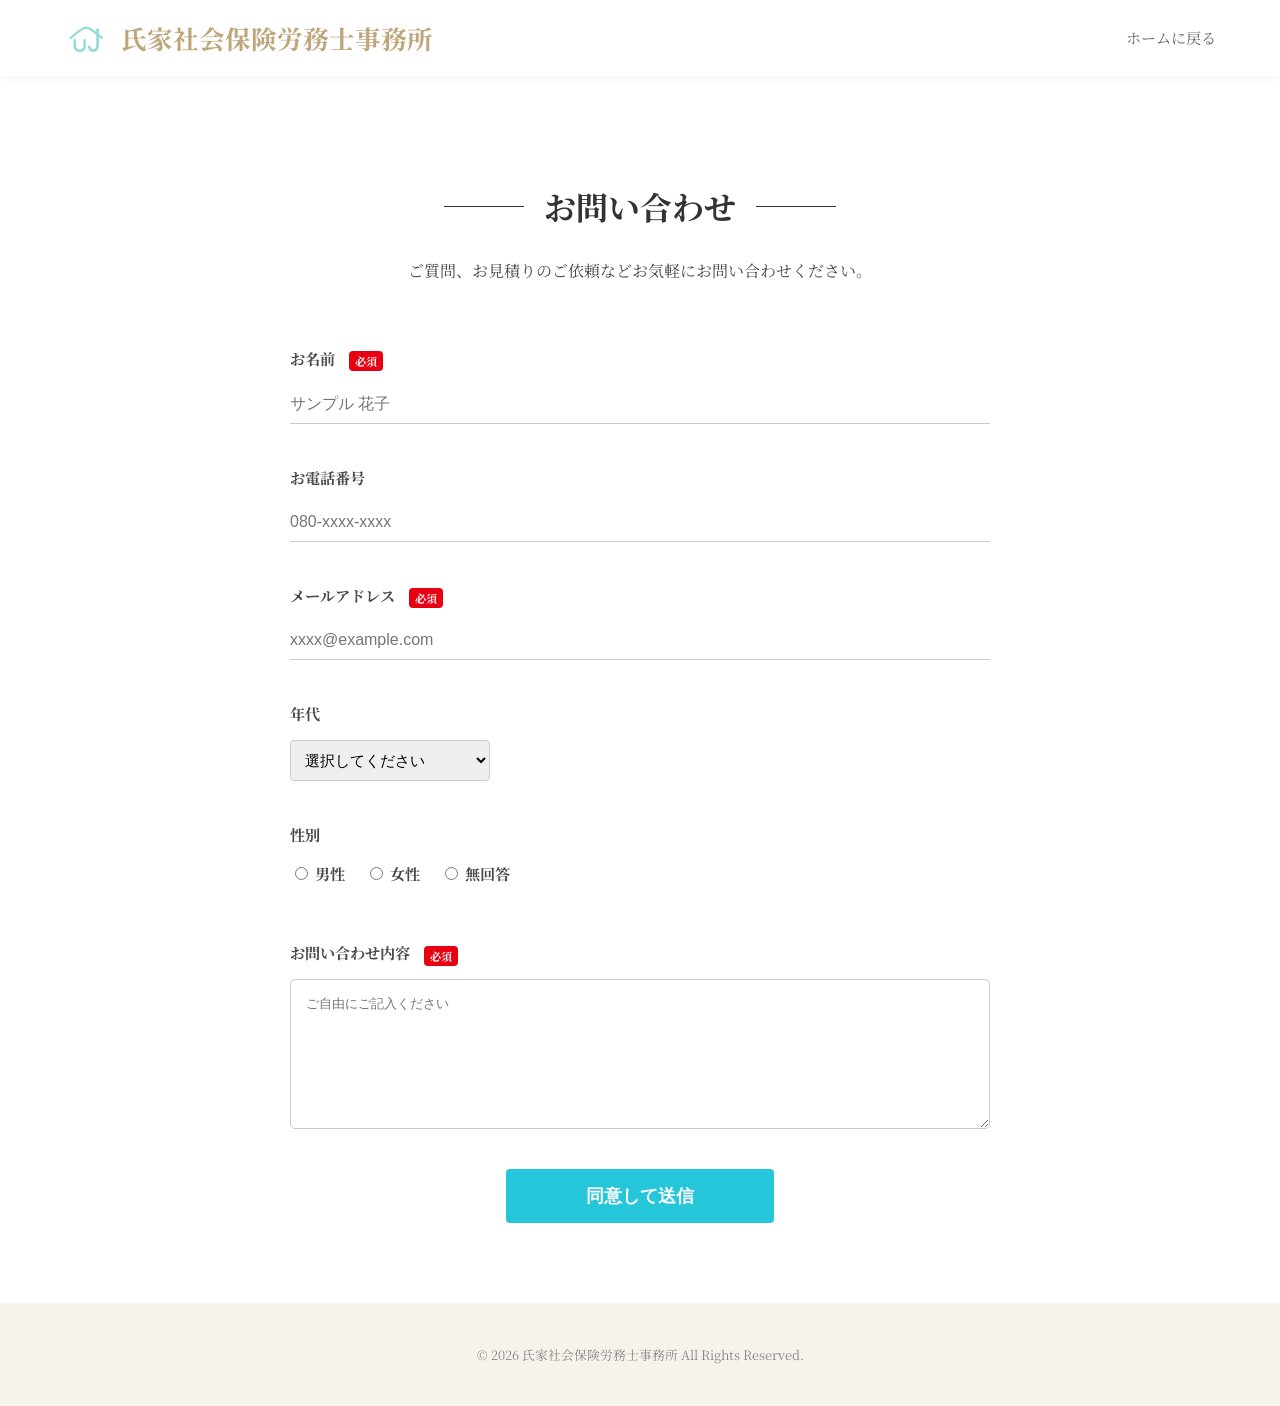
<file: contact.html>
<!DOCTYPE html>
<html lang="ja">
<head>
    <meta charset="UTF-8">
    <meta name="viewport" content="width=device-width, initial-scale=1.0">
    <title>お問い合わせ | 氏家社会保険労務士事務所</title>
    <link rel="icon" href="favicon.png" type="image/png">
    <link rel="preconnect" href="https://fonts.googleapis.com">
    <link rel="preconnect" href="https://fonts.gstatic.com" crossorigin>
    <link href="https://fonts.googleapis.com/css2?family=Noto+Serif+JP:wght@400;700&display=swap" rel="stylesheet">
    <link rel="stylesheet" href="style.css">
</head>
<body>
    <header>
        <a href="index.html" class="logo">
            <img src="logo.png" alt="ロゴ" class="logo-mark">
            氏家社会保険労務士事務所
        </a>
        <nav><ul><li><a href="index.html">ホームに戻る</a></li></ul></nav>
    </header>

    <main class="contact-page fade-in">
        <div class="contact-header">
            <h1>お問い合わせ</h1>
            <p>ご質問、お見積りのご依頼など<br class="br-sp">お気軽にお問い合わせください。</p>
        </div>

        <div class="form-container">
            <form action="https://formspree.io/f/xpqywkje" method="POST">
                
                <div class="form-group">
                    <label>お名前 <span class="required">必須</span></label>
                    <input type="text" name="name" class="form-input" placeholder="サンプル 花子" required>
                </div>

                <div class="form-group">
                    <label>お電話番号</label>
                    <input type="tel" name="phone" class="form-input" placeholder="080-xxxx-xxxx">
                </div>

                <div class="form-group">
                    <label>メールアドレス <span class="required">必須</span></label>
                    <input type="email" name="email" class="form-input" placeholder="xxxx@example.com" required>
                </div>

                <div class="form-group">
                    <label>年代</label>
                    <select name="age" class="form-select">
                        <option value="選択してください">選択してください</option>
                        <option value="10代">10代</option>
                        <option value="20代">20代</option>
                        <option value="30代">30代</option>
                        <option value="40代">40代</option>
                        <option value="50代">50代</option>
                        <option value="60代以上">60代以上</option>
                    </select>
                </div>

                <div class="form-group">
                    <label>性別</label>
                    <div class="check-radio-group">
                        <label><input type="radio" name="gender" value="男性"> 男性</label>
                        <label><input type="radio" name="gender" value="女性"> 女性</label>
                        <label><input type="radio" name="gender" value="無回答"> 無回答</label>
                    </div>
                </div>

                <div class="form-group">
                    <label>お問い合わせ内容 <span class="required">必須</span></label>
                    <textarea name="message" class="form-textarea" placeholder="ご自由にご記入ください" required></textarea>
                </div>

                <div class="submit-area">
                    <button type="submit" class="submit-btn">同意して送信</button>
                </div>
            </form>
        </div>
    </main>

    <footer>
        <p class="copyright">© 2026 氏家社会保険労務士事務所 All Rights Reserved.</p>
    </footer>

    <script src="script.js"></script>
</body>
</html>
</file>
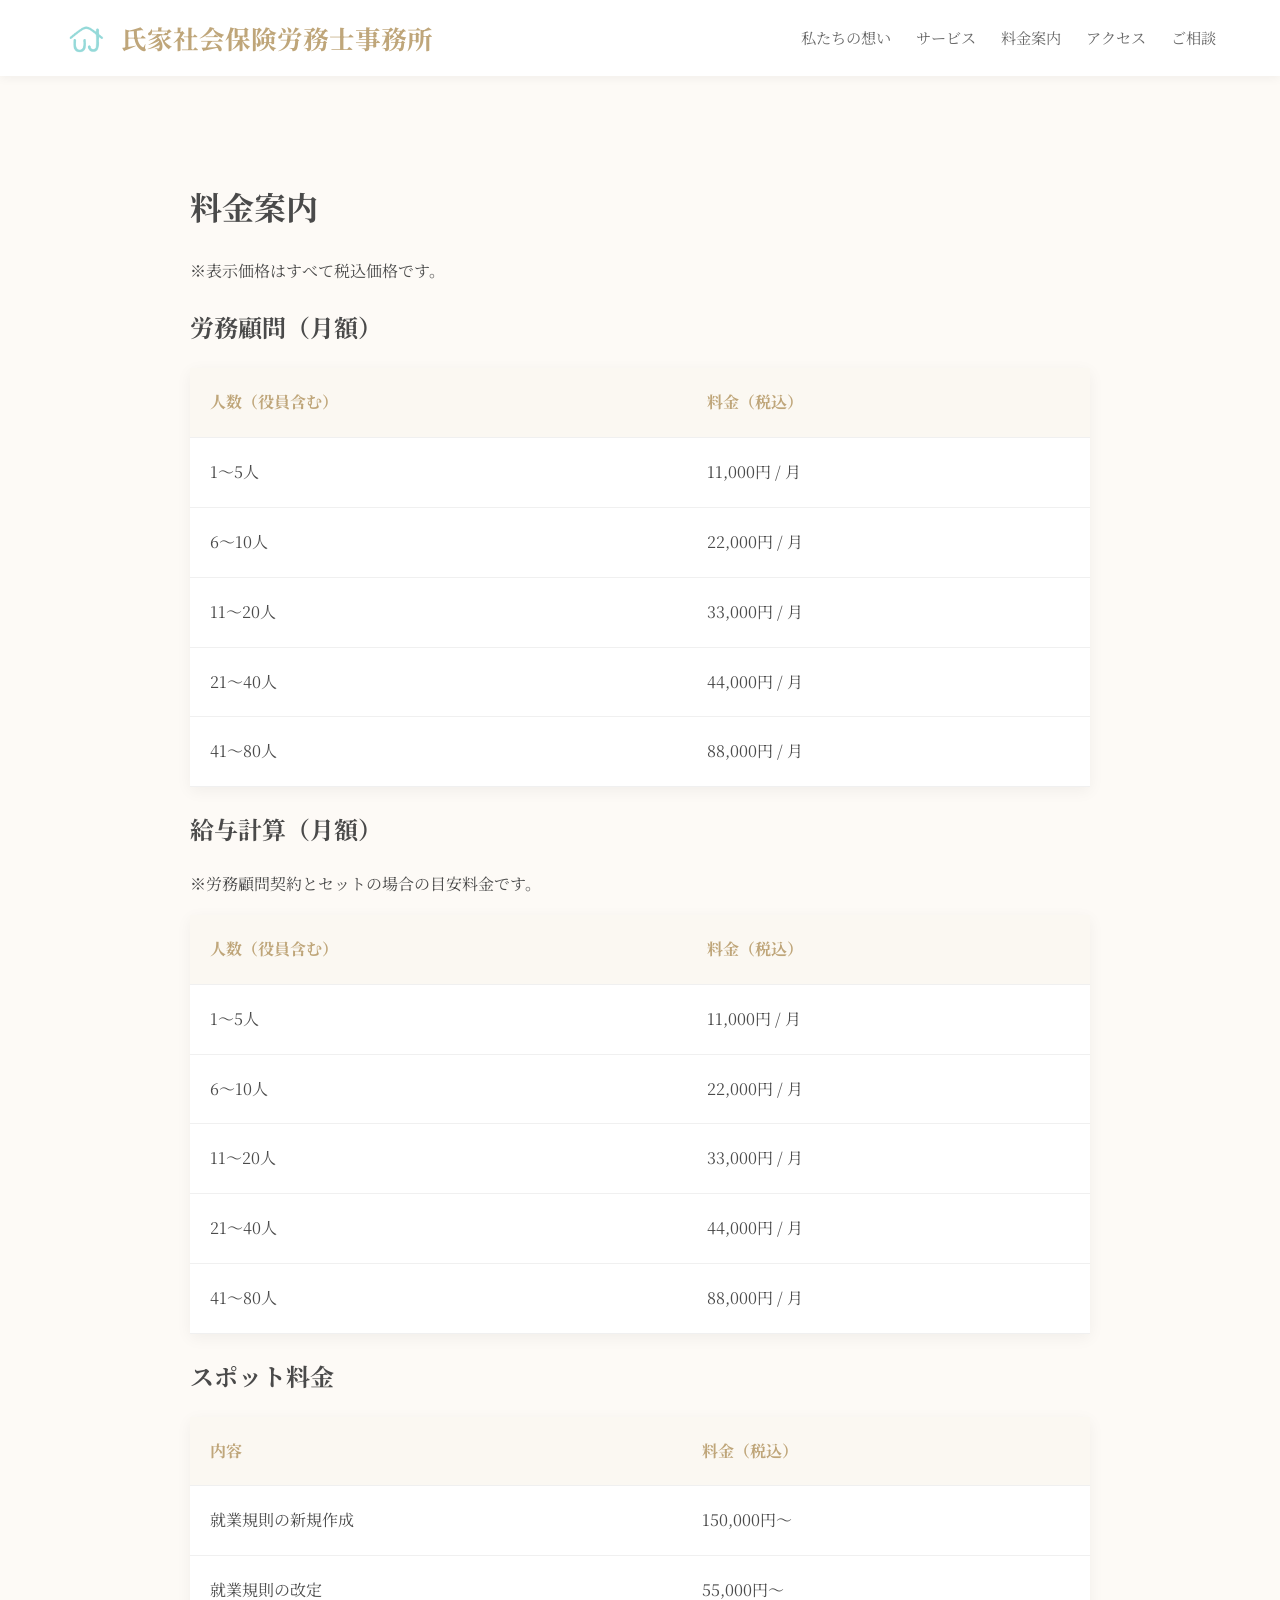
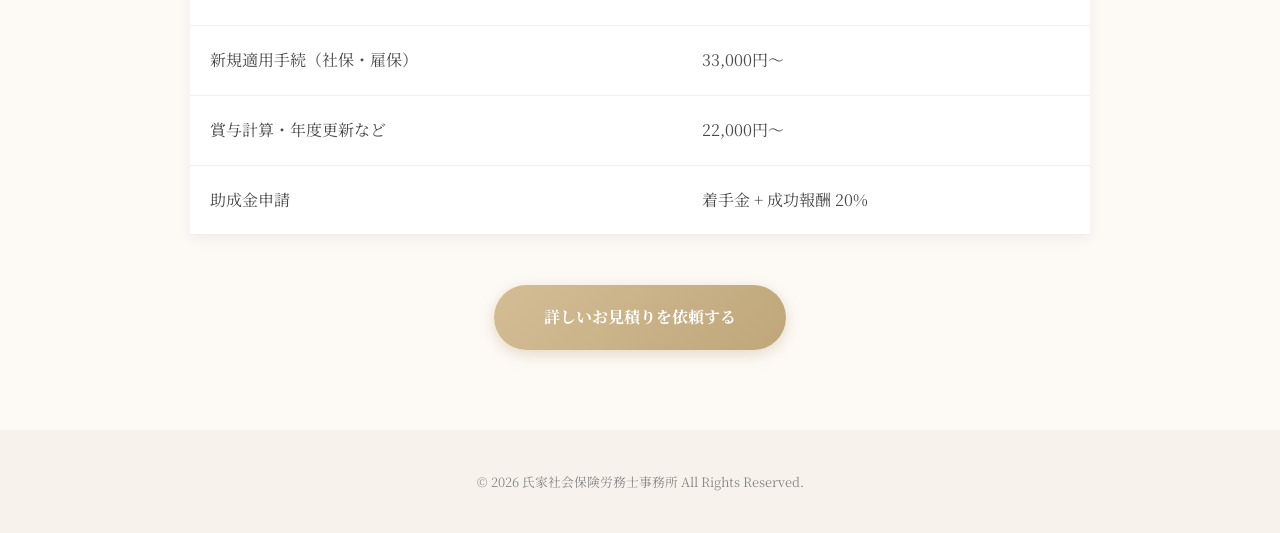
<file: price.html>
<!DOCTYPE html>
<html lang="ja">
<head>
    <meta charset="UTF-8">
    <meta name="viewport" content="width=device-width, initial-scale=1.0">
    <title>料金案内 | 氏家社会保険労務士事務所</title>
    <link rel="icon" href="favicon.png" type="image/png">
    <link rel="preconnect" href="https://fonts.googleapis.com">
    <link rel="preconnect" href="https://fonts.gstatic.com" crossorigin>
    <link href="https://fonts.googleapis.com/css2?family=Noto+Serif+JP:wght@400;700&display=swap" rel="stylesheet">
    <link rel="stylesheet" href="style.css">
</head>
<body>
    <header>
        <a href="index.html" class="logo">
            <img src="logo.png" alt="ロゴ" class="logo-mark">
            氏家社会保険労務士事務所
        </a>
        <nav>
            <ul>
                <li><a href="index.html#about">私たちの想い</a></li>
                <li><a href="index.html#service">サービス</a></li>
                <li><a href="price.html">料金案内</a></li>
                <li><a href="index.html#access">アクセス</a></li>
                <li><a href="contact.html">ご相談</a></li>
            </ul>
        </nav>
    </header>

    <main class="price-page fade-in">
        <div class="page-header">
            <h1>料金案内</h1>
            <p>※表示価格はすべて税込価格です。</p>
        </div>

        <section class="price-section">
            <h2>労務顧問（月額）</h2>
            <div class="table-wrapper">
                <table class="price-table">
                    <thead><tr><th>人数（役員含む）</th><th>料金（税込）</th></tr></thead>
                    <tbody>
                        <tr><td>1〜5人</td><td>11,000円 / 月</td></tr>
                        <tr><td>6〜10人</td><td>22,000円 / 月</td></tr>
                        <tr><td>11〜20人</td><td>33,000円 / 月</td></tr>
                        <tr><td>21〜40人</td><td>44,000円 / 月</td></tr>
                        <tr><td>41〜80人</td><td>88,000円 / 月</td></tr>
                    </tbody>
                </table>
            </div>
        </section>

        <section class="price-section">
            <h2>給与計算（月額）</h2>
            <p class="table-note">※労務顧問契約とセットの場合の目安料金です。</p>
            <div class="table-wrapper">
                <table class="price-table">
                    <thead><tr><th>人数（役員含む）</th><th>料金（税込）</th></tr></thead>
                    <tbody>
                        <tr><td>1〜5人</td><td>11,000円 / 月</td></tr>
                        <tr><td>6〜10人</td><td>22,000円 / 月</td></tr>
                        <tr><td>11〜20人</td><td>33,000円 / 月</td></tr>
                        <tr><td>21〜40人</td><td>44,000円 / 月</td></tr>
                        <tr><td>41〜80人</td><td>88,000円 / 月</td></tr>
                    </tbody>
                </table>
            </div>
        </section>

        <section class="price-section">
            <h2>スポット料金</h2>
            <div class="table-wrapper">
                <table class="price-table">
                    <thead><tr><th>内容</th><th>料金（税込）</th></tr></thead>
                    <tbody>
                        <tr><td>就業規則の新規作成</td><td>150,000円〜</td></tr>
                        <tr><td>就業規則の改定</td><td>55,000円〜</td></tr>
                        <tr><td>新規適用手続（社保・雇保）</td><td>33,000円〜</td></tr>
                        <tr><td>賞与計算・年度更新など</td><td>22,000円〜</td></tr>
                        <tr><td>助成金申請</td><td>着手金 + 成功報酬 20%</td></tr>
                    </tbody>
                </table>
            </div>
        </section>

        <div class="price-cta">
            <a href="contact.html" class="btn">詳しいお見積りを依頼する</a>
        </div>
    </main>

    <footer><p class="copyright">© 2026 氏家社会保険労務士事務所 All Rights Reserved.</p></footer>
    <script src="script.js"></script>
</body>
</html>
</file>
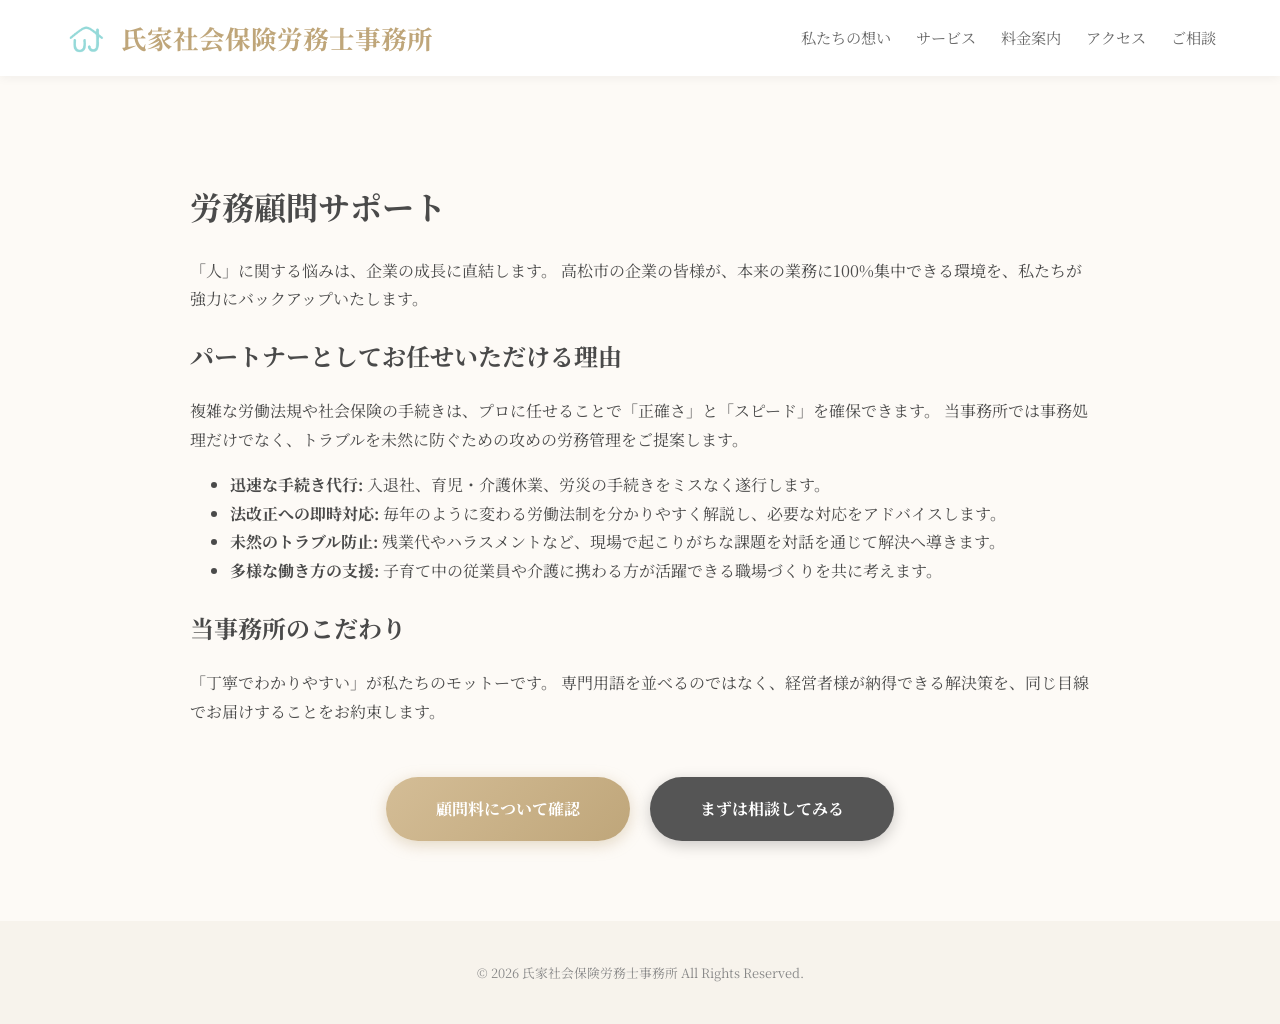
<file: service-consultation.html>
<!DOCTYPE html>
<html lang="ja">
<head>
    <meta charset="UTF-8">
    <meta name="viewport" content="width=device-width, initial-scale=1.0">
    <title>労務顧問サポート | 氏家社会保険労務士事務所</title>
    <link rel="icon" href="favicon.png" type="image/png">
    <link rel="preconnect" href="https://fonts.googleapis.com">
    <link rel="preconnect" href="https://fonts.gstatic.com" crossorigin>
    <link href="https://fonts.googleapis.com/css2?family=Noto+Serif+JP:wght@400;700&display=swap" rel="stylesheet">
    <link rel="stylesheet" href="style.css">
</head>
<body>
    <header>
        <a href="index.html" class="logo">
            <img src="logo.png" alt="ロゴ" class="logo-mark">
            氏家社会保険労務士事務所
        </a>
        <nav>
            <ul>
                <li><a href="index.html#about">私たちの想い</a></li>
                <li><a href="index.html#service">サービス</a></li>
                <li><a href="price.html">料金案内</a></li>
                <li><a href="index.html#access">アクセス</a></li>
                <li><a href="contact.html">ご相談</a></li>
            </ul>
        </nav>
    </header>

    <main class="service-detail fade-in">
        <div class="container">
            <h1>労務顧問サポート</h1>
            <p class="intro">「人」に関する悩みは、企業の成長に直結します。 高松市の企業の皆様が、本来の業務に100%集中できる環境を、私たちが強力にバックアップいたします。</p>
            
            <section class="detail-content">
                <h2>パートナーとしてお任せいただける理由</h2>
                <p>複雑な労働法規や社会保険の手続きは、プロに任せることで「正確さ」と「スピード」を確保できます。 当事務所では事務処理だけでなく、トラブルを未然に防ぐための攻めの労務管理をご提案します。</p>
                <ul>
                    <li><strong>迅速な手続き代行:</strong> 入退社、育児・介護休業、労災の手続きをミスなく遂行します。</li>
                    <li><strong>法改正への即時対応:</strong> 毎年のように変わる労働法制を分かりやすく解説し、必要な対応をアドバイスします。</li>
                    <li><strong>未然のトラブル防止:</strong> 残業代やハラスメントなど、現場で起こりがちな課題を対話を通じて解決へ導きます。</li>
                    <li><strong>多様な働き方の支援:</strong> 子育て中の従業員や介護に携わる方が活躍できる職場づくりを共に考えます。</li>
                </ul>
            </section>

            <section class="detail-content">
                <h2>当事務所のこだわり</h2>
                <p>「丁寧でわかりやすい」が私たちのモットーです。 専門用語を並べるのではなく、経営者様が納得できる解決策を、同じ目線でお届けすることをお約束します。</p>
            </section>

            <div class="price-cta">
                <a href="price.html" class="btn">顧問料について確認</a>
                <a href="contact.html" class="btn secondary">まずは相談してみる</a>
            </div>
        </div>
    </main>

    <footer>
        <p class="copyright">© 2026 氏家社会保険労務士事務所 All Rights Reserved.</p>
    </footer>

    <script src="script.js"></script>
</body>
</html>
</file>
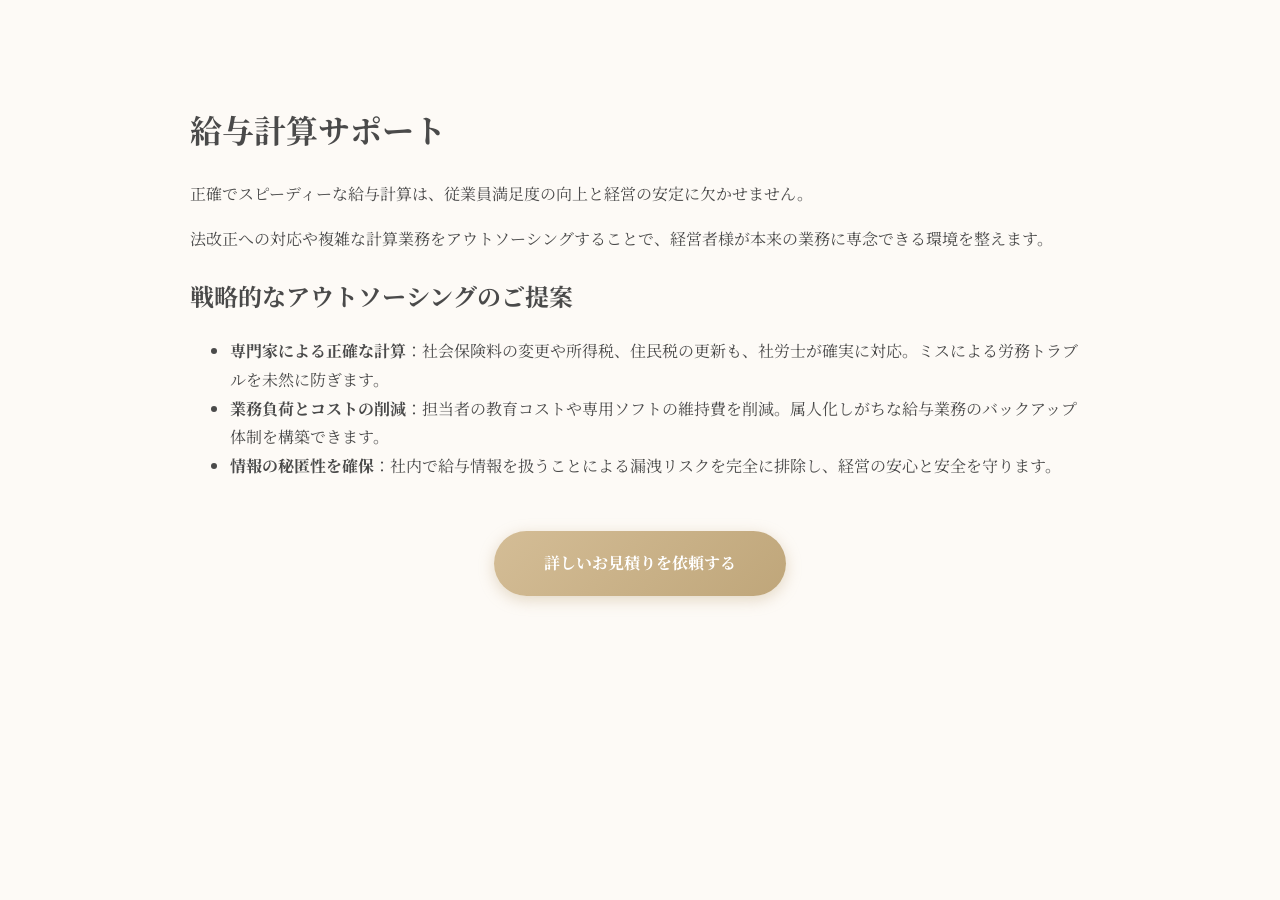
<file: service-payroll.html>
<!DOCTYPE html>
<html lang="ja">
<head>
    <meta charset="UTF-8">
    <meta name="viewport" content="width=device-width, initial-scale=1.0">
    <title>給与計算サポート | 氏家社会保険労務士事務所</title>
    <link rel="stylesheet" href="style.css">
    <link href="https://fonts.googleapis.com/css2?family=Noto+Serif+JP:wght@400;700&display=swap" rel="stylesheet">
</head>
<body class="service-detail">

    <main class="container fade-in show">
        <h1 class="page-title">給与計算サポート</h1>
        
        <section class="content-block">
            <p>正確でスピーディーな給与計算は、従業員満足度の向上と経営の安定に欠かせません。</p>
            <p>法改正への対応や複雑な計算業務をアウトソーシングすることで、経営者様が本来の業務に専念できる環境を整えます。</p>
        </section>

        <section class="content-block">
            <h2>戦略的なアウトソーシングのご提案</h2>
            <ul class="feature-list">
                <li><strong>専門家による正確な計算</strong>：社会保険料の変更や所得税、住民税の更新も、社労士が確実に対応。ミスによる労務トラブルを未然に防ぎます。</li>
                <li><strong>業務負荷とコストの削減</strong>：担当者の教育コストや専用ソフトの維持費を削減。属人化しがちな給与業務のバックアップ体制を構築できます。</li>
                <li><strong>情報の秘匿性を確保</strong>：社内で給与情報を扱うことによる漏洩リスクを完全に排除し、経営の安心と安全を守ります。</li>
            </ul>
        </section>

        <div class="price-cta">
            <a href="index.html#contact" class="btn">詳しいお見積りを依頼する</a>
        </div>
    </main>

    </body>
</html>
</file>
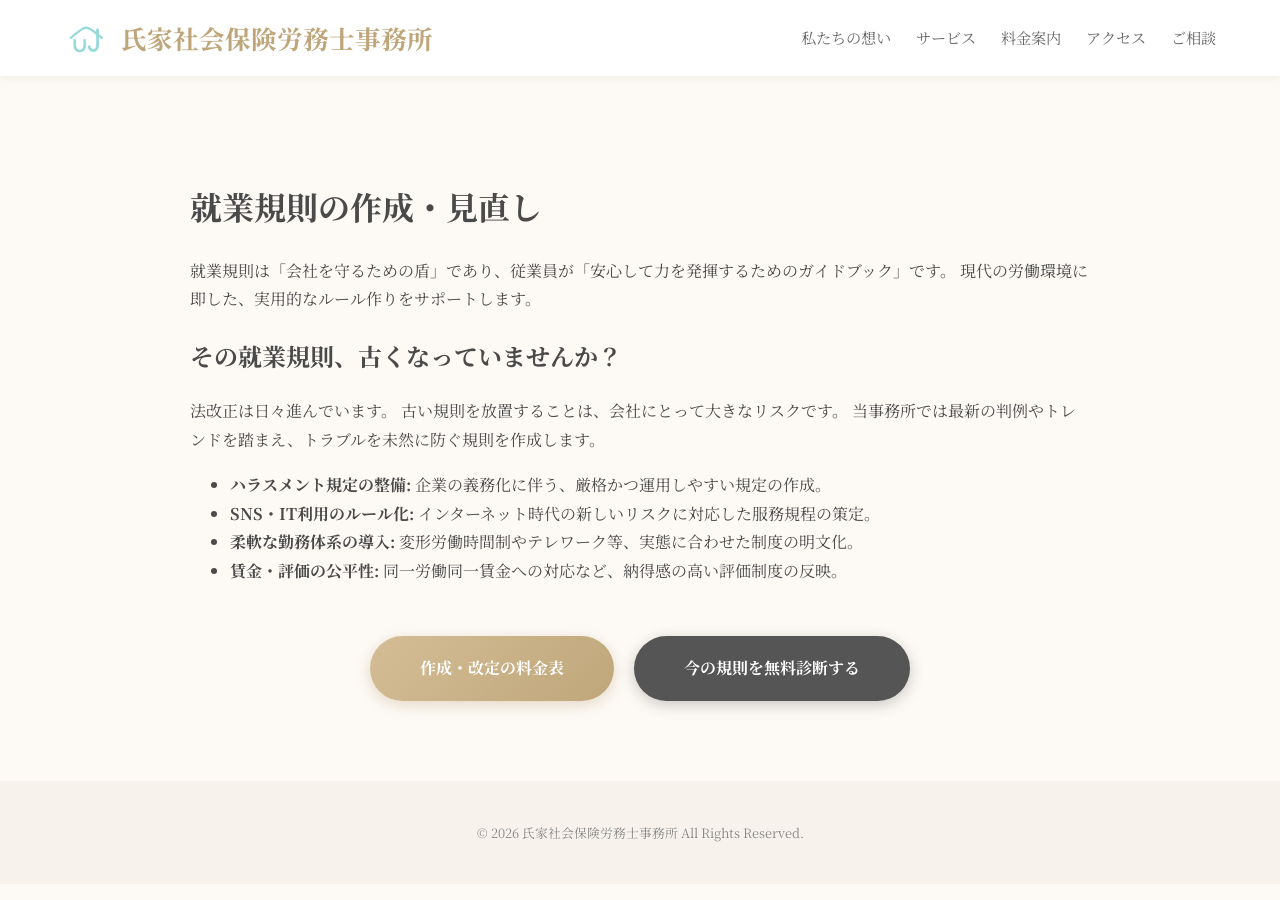
<file: service-rules.html>
<!DOCTYPE html>
<html lang="ja">
<head>
    <meta charset="UTF-8">
    <meta name="viewport" content="width=device-width, initial-scale=1.0">
    <title>就業規則の作成・見直し | 氏家社会保険労務士事務所</title>
    <link rel="icon" href="favicon.png" type="image/png">
    <link rel="preconnect" href="https://fonts.googleapis.com">
    <link rel="preconnect" href="https://fonts.gstatic.com" crossorigin>
    <link href="https://fonts.googleapis.com/css2?family=Noto+Serif+JP:wght@400;700&display=swap" rel="stylesheet">
    <link rel="stylesheet" href="style.css">
</head>
<body>
    <header>
        <a href="index.html" class="logo">
            <img src="logo.png" alt="ロゴ" class="logo-mark">
            氏家社会保険労務士事務所
        </a>
        <nav>
            <ul>
                <li><a href="index.html#about">私たちの想い</a></li>
                <li><a href="index.html#service">サービス</a></li>
                <li><a href="price.html">料金案内</a></li>
                <li><a href="index.html#access">アクセス</a></li>
                <li><a href="contact.html">ご相談</a></li>
            </ul>
        </nav>
    </header>

    <main class="service-detail fade-in">
        <div class="container">
            <h1>就業規則の作成・見直し</h1>
            <p class="intro">就業規則は「会社を守るための盾」であり、従業員が「安心して力を発揮するためのガイドブック」です。 現代の労働環境に即した、実用的なルール作りをサポートします。</p>
            
            <section class="detail-content">
                <h2>その就業規則、古くなっていませんか？</h2>
                <p>法改正は日々進んでいます。 古い規則を放置することは、会社にとって大きなリスクです。 当事務所では最新の判例やトレンドを踏まえ、トラブルを未然に防ぐ規則を作成します。</p>
                <ul>
                    <li><strong>ハラスメント規定の整備:</strong> 企業の義務化に伴う、厳格かつ運用しやすい規定の作成。</li>
                    <li><strong>SNS・IT利用のルール化:</strong> インターネット時代の新しいリスクに対応した服務規程の策定。</li>
                    <li><strong>柔軟な勤務体系の導入:</strong> 変形労働時間制やテレワーク等、実態に合わせた制度の明文化。</li>
                    <li><strong>賃金・評価の公平性:</strong> 同一労働同一賃金への対応など、納得感の高い評価制度の反映。</li>
                </ul>
            </section>

            <div class="price-cta">
                <a href="price.html" class="btn">作成・改定の料金表</a>
                <a href="contact.html" class="btn secondary">今の規則を無料診断する</a>
            </div>
        </div>
    </main>

    <footer>
        <p class="copyright">© 2026 氏家社会保険労務士事務所 All Rights Reserved.</p>
    </footer>

    <script src="script.js"></script>
</body>
</html>
</file>
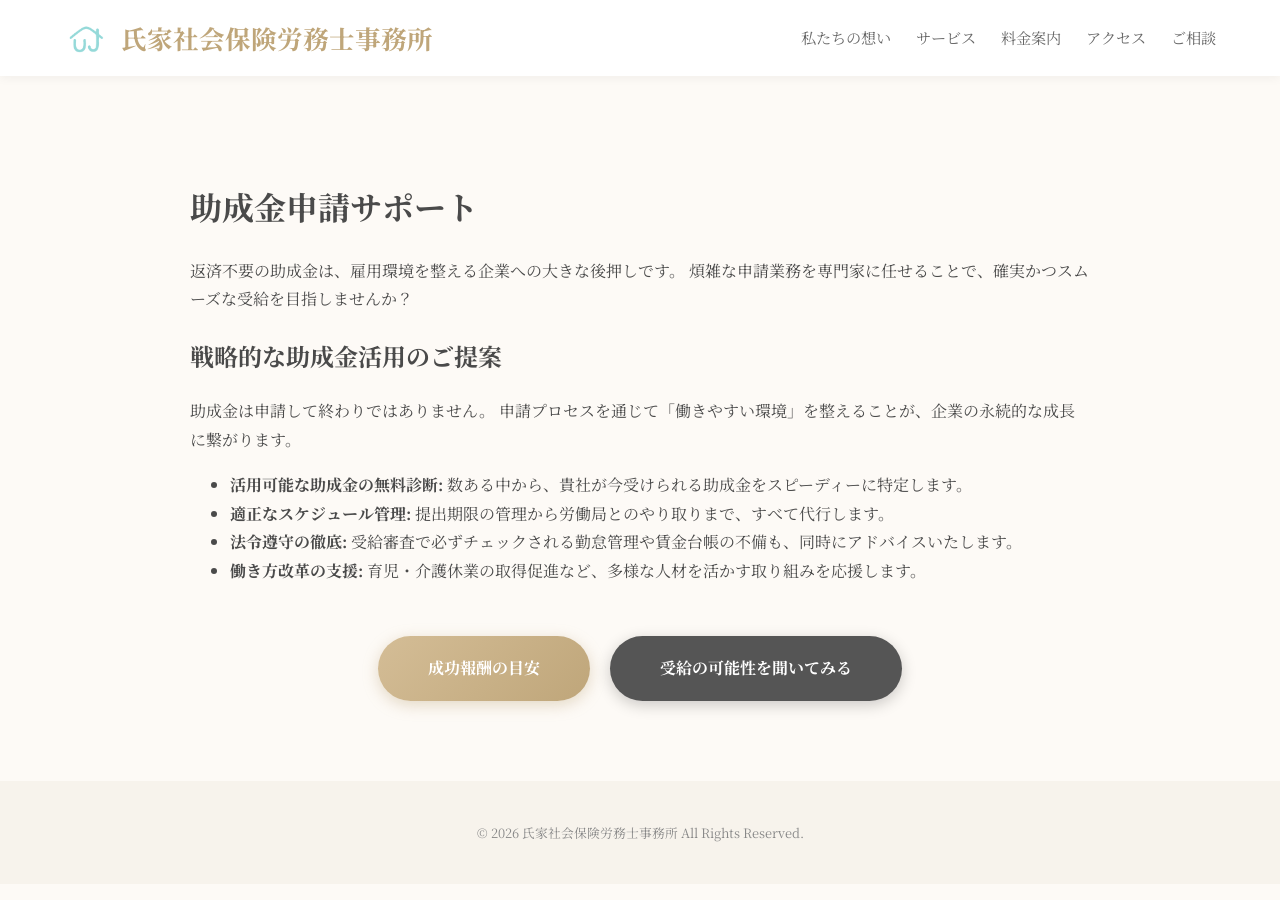
<file: service-subsidy.html>
<!DOCTYPE html>
<html lang="ja">
<head>
    <meta charset="UTF-8">
    <meta name="viewport" content="width=device-width, initial-scale=1.0">
    <title>助成金申請 | 氏家社会保険労務士事務所</title>
    <link rel="icon" href="favicon.png" type="image/png">
    <link rel="preconnect" href="https://fonts.googleapis.com">
    <link rel="preconnect" href="https://fonts.gstatic.com" crossorigin>
    <link href="https://fonts.googleapis.com/css2?family=Noto+Serif+JP:wght@400;700&display=swap" rel="stylesheet">
    <link rel="stylesheet" href="style.css">
</head>
<body>
    <header>
        <a href="index.html" class="logo">
            <img src="logo.png" alt="ロゴ" class="logo-mark">
            氏家社会保険労務士事務所
        </a>
        <nav>
            <ul>
                <li><a href="index.html#about">私たちの想い</a></li>
                <li><a href="index.html#service">サービス</a></li>
                <li><a href="price.html">料金案内</a></li>
                <li><a href="index.html#access">アクセス</a></li>
                <li><a href="contact.html">ご相談</a></li>
            </ul>
        </nav>
    </header>

    <main class="service-detail fade-in">
        <div class="container">
            <h1>助成金申請サポート</h1>
            <p class="intro">返済不要の助成金は、雇用環境を整える企業への大きな後押しです。 煩雑な申請業務を専門家に任せることで、確実かつスムーズな受給を目指しませんか？</p>
            
            <section class="detail-content">
                <h2>戦略的な助成金活用のご提案</h2>
                <p>助成金は申請して終わりではありません。 申請プロセスを通じて「働きやすい環境」を整えることが、企業の永続的な成長に繋がります。</p>
                <ul>
                    <li><strong>活用可能な助成金の無料診断:</strong> 数ある中から、貴社が今受けられる助成金をスピーディーに特定します。</li>
                    <li><strong>適正なスケジュール管理:</strong> 提出期限の管理から労働局とのやり取りまで、すべて代行します。</li>
                    <li><strong>法令遵守の徹底:</strong> 受給審査で必ずチェックされる勤怠管理や賃金台帳の不備も、同時にアドバイスいたします。</li>
                    <li><strong>働き方改革の支援:</strong> 育児・介護休業の取得促進など、多様な人材を活かす取り組みを応援します。</li>
                </ul>
            </section>

            <div class="price-cta">
                <a href="price.html" class="btn">成功報酬の目安</a>
                <a href="contact.html" class="btn secondary">受給の可能性を聞いてみる</a>
            </div>
        </div>
    </main>

    <footer>
        <p class="copyright">© 2026 氏家社会保険労務士事務所 All Rights Reserved.</p>
    </footer>

    <script src="script.js"></script>
</body>
</html>
</file>
<file: style.css>
/* --- ベース --- */

body {
    font-family: 'Noto Serif JP', serif;
    margin: 0;
    line-height: 1.8;
    color: #4a4a4a;
    background-color: #fdfaf6;
}

/* ヘッダー */

header {
    display: flex;
    justify-content: space-between;
    align-items: center;
    padding: 15px 5%;
    background-color: #fff;
    box-shadow: 0 2px 10px rgba(0,0,0,0.05);
    position: sticky;
    top: 0;
    z-index: 100;
}

/* --- ロゴ周りの修正：決定版 --- */
/* 1. 文字とロゴ全体の設定 */

.logo {
    font-size: 1.6rem;
    font-weight: bold;
    text-decoration: none !important; /* 下線を絶対消す */
    display: flex;
    align-items: center;
    gap: 12px;
    transition: 0.3s;
}

/* 2. 色を「絶対に」シャンパンゴールドに固定する設定 */

.logo,
.logo:link,
.logo:visited,
.logo:hover,
.logo:active {
    color: #bfa67a !important; /* これで紫にはなりません！ */
}

/* 3. ロゴマークのサイズ調整 */

.logo-mark {
    height: 1.4em;   /* 1.2だと大きく、1.0だと小さく感じる場合は1.1がベストです */
    width: auto;
    display: block;  /* 余計な隙間を消す */
}

/* マウスを乗せたときだけ、少しだけ薄くする（反応を出す） */

.logo:hover {
    opacity: 0.7;
}

header nav ul {
    list-style: none;
    display: flex;
    gap: 25px;
    margin: 0;
    padding: 0;
}

header nav a { text-decoration: none; color: #666; font-size: 0.95rem; }

/* --- ヒーローエリア全体 --- */

.hero {
    position: relative;
    height: 80vh;        /* パソコンでの高さ（お好みで調整してください） */
    display: flex;
    align-items: center; /* 文字を上下中央に配置 */
    overflow: hidden;
    background-color: #000;
}

/* --- 背景スライド（1枚ずつ） --- */

.hero-slide {
    position: absolute;
    top: 0;
    left: 0;
    width: 100%;
    height: 100%;
    background-size: cover;
    background-position: center;
    opacity: 0;           /* 最初は透明 */
    transition: opacity 1.5s ease-in-out; /* 1.5秒かけてふわっと切り替え */
    z-index: 1;
}

/* 表示されている画像（active）の設定 */

.hero-slide.active {
    opacity: 1;
}

/* 画像を少し暗くして文字を読みやすくする（オーバーレイ） */

.hero::after {
    content: '';
    position: absolute;
    top: 0;
    left: 0;
    width: 100%;
    height: 100%;
    background: rgba(0, 0, 0, 0.3); /* 0.3を大きくするとより暗くなります */
    z-index: 2;
}

/* --- 文字コンテンツの入れ物 --- */

.hero-content {
    position: relative;
    z-index: 10;         /* 画像や影よりも手前に出す */
    width: 100%;
    max-width: 1100px;   /* 元の container と同じ幅 */
    margin: 0 auto;
    padding: 0 5%;
    color: #fff;
    text-align: left;    /* 元の text-align: left を維持 */
}

/* 文字のサイズ調整 */

.hero h1 {
    font-size: 3rem;
    line-height: 1.3;
    margin-bottom: 20px;
    text-shadow: 2px 2px 10px rgba(0,0,0,0.5); /* 文字に影をつけてさらに読みやすく */
}

.hero p {
    font-size: 1.3rem;
    text-shadow: 1px 1px 5px rgba(0,0,0,0.5);
}

/* カード */

/* --- サービスカード全体の箱（PC版） --- */
.cards { 
    display: flex; 
    justify-content: center; 
    gap: 20px;          /* 4枚並べるために隙間を30pxから20pxに少し詰めました */
    flex-wrap: nowrap;  /* PCでは絶対に横一列を死守します */
    max-width: 1200px;  /* 全体の幅を少し広げて4枚収まりやすくしました */
    margin: 0 auto;
}

/* --- 個別のカード（PC版） --- */
.card {
    display: flex;      /* 中の文字を中央に寄せるために flex に変更 */
    flex-direction: column;
    justify-content: center;
    text-decoration: none;
    background-color: #fff;
    padding: 50px 20px; /* 左右の余白を少し調整して4枚並びに対応 */
    border-radius: 15px;
    /* ↓ PCでは「4枚並び」になるように幅を自動計算させます */
    width: calc(25% - 15px); 
    min-width: 240px;   /* 狭くなりすぎないよう制限 */
    box-shadow: 0 4px 20px rgba(0,0,0,0.04);
    transition: transform 0.3s ease, box-shadow 0.3s ease; 
    color: inherit;
    box-sizing: border-box;
}

/* --- マウスを乗せた時の動き（なっちゃんのコードを継承） --- */
.card:hover, .card:active {
    transform: translateY(-10px) !important;
    box-shadow: 0 12px 40px rgba(0,0,0,0.12);
}

/* --- お問い合わせフォーム固定デザイン --- */

.br-sp { display: none; } /* PCでは改行タグを「存在しないもの」として扱う */

.contact-page { padding: 80px 5%; background-color: #fff; }

.contact-header { text-align: center; margin-bottom: 60px; }

.contact-header h1 { display: flex; align-items: center; justify-content: center; font-size: 2rem; color: #333; }

.contact-header h1::before, .contact-header h1::after { content: ""; width: 80px; height: 1px; background: #333; margin: 0 20px; }

.form-container { max-width: 700px; margin: 0 auto; }

.form-group { margin-bottom: 40px; text-align: left; }

.form-group label { display: block; font-weight: bold; font-size: 0.95rem; margin-bottom: 12px; }

.required { background: #e60012; color: #fff; font-size: 0.7rem; padding: 2px 6px; border-radius: 4px; margin-left: 10px; vertical-align: middle; }



/* 入力欄（下線のみ） */

.form-input {
    width: 100%; border: none; border-bottom: 1px solid #ccc;
    padding: 10px 0; font-size: 1rem; outline: none; transition: 0.3s;
    background: transparent; display: block; box-sizing: border-box;
}

.form-input:focus { border-bottom: 2px solid #bfa67a; }

/* セレクトボックスのスタイル */

.form-select {
    padding: 10px; border: 1px solid #ccc; border-radius: 4px;
    width: 100%; max-width: 200px; font-size: 0.95rem; outline: none;
}

.form-select:focus { border: 1px solid #bfa67a; }

.form-textarea { width: 100%; height: 150px; border: 1px solid #ccc; padding: 15px; border-radius: 5px; outline: none; box-sizing: border-box; display: block; }

.check-radio-group { display: flex; gap: 20px; margin-top: 5px; }

.submit-area { text-align: center; width: 100%; }

/* 送信ボタン（ターコイズ） */

.submit-btn {
    background: #26c6da; color: #fff; border: none; padding: 15px 80px;
    font-size: 1.1rem; border-radius: 4px; cursor: pointer; font-weight: bold;
    transition: 0.3s; display: inline-block;
}

.submit-btn:hover { background: #00acc1; }

/* 料金・詳細ページ共通 */

.price-page, .service-detail { padding: 80px 5%; max-width: 900px; margin: 0 auto; }

.price-table { width: 100%; border-collapse: collapse; text-align: left; background: #fff; box-shadow: 0 4px 15px rgba(0,0,0,0.05); }

.price-table th, .price-table td { padding: 20px; border-bottom: 1px solid #f0f0f0; }

.price-table th { background-color: #fbf8f2; color: #bfa67a; }

.price-cta { display: flex; justify-content: center; align-items: center; gap: 20px; margin-top: 50px; width: 100%; flex-wrap: wrap; }

/* ボタンの基本デザイン（立体感・グラデーション） */

.btn {
    display: inline-block;
    background: linear-gradient(135deg, #d4bd96 0%, #bfa67a 100%); /* 金色系のグラデーション */
    color: #fff;
    padding: 18px 50px;
    border-radius: 50px;      /* さらに丸みを出して柔らかい印象に */
    text-decoration: none;
    font-weight: bold;
    transition: all 0.3s ease; /* 動きをなめらかに */
    text-align: center;
    box-shadow: 0 4px 15px rgba(191, 166, 122, 0.4); /* ふんわりした影で浮かせる */
    border: none;
}

/* マウスを乗せた時（ホバー）の動き */

.btn:hover {
    transform: translateY(-3px); /* 3ピクセル上に浮かせる */
    box-shadow: 0 8px 25px rgba(191, 166, 122, 0.5); /* 影を強くして立体感を強調 */
    filter: brightness(1.1);    /* 少しだけ明るくして「光った」感じを出す */
}

/* クリックした瞬間の動き */    

.btn:active {
    transform: translateY(1px);  /* 1ピクセル沈ませて「押した感」を出す */
    box-shadow: 0 2px 10px rgba(191, 166, 122, 0.3);
}

/* 2番目のボタン（サブ）の色 */

.btn.secondary {
    background: #555;
    box-shadow: 0 4px 15px rgba(0, 0, 0, 0.2);
}

/* セクション共通 */

.section { padding: 60px 5%; text-align: center; }

.section h2 { font-size: 2rem; color: #bfa67a; margin-bottom: 40px; }

/* マップを画面幅に合わせる */

.map-container iframe {
    width: 100%;       /* 画面の横幅いっぱいにする */
    max-width: 1000px;  /* でもパソコンでは1000px以上にならないようにする */
    height: 400px;     /* 高さを少し調整 */
    border-radius: 12px; /* ついでに角を丸くして優しくします */
}

/* フッター */

footer { padding: 40px 5%; background-color: #f7f3ec; text-align: center; }

.copyright { font-size: 0.8rem; color: #888; margin: 0; display: block; }

/* アニメーション */

.fade-in { opacity: 0; transition: 0.8s ease-out; }

.fade-in.show { opacity: 1; transform: translateY(0); }

.fade-in:not(.show) { transform: translateY(30px); }

/* --- キャッチコピーのアニメーション設定 --- */
/* 1. 動きの正体（アニメーションの定義） */

@keyframes fadeUp {
    from {
        opacity: 0;
        transform: translateY(30px); /* 30px下からスタート */
    }
    to {
        opacity: 1;
        transform: translateY(0);    /* 元の位置へ */
    }
}

/* 2. アニメーションを実行するクラス */

.fade-up {
    animation: fadeUp 1.5s ease-out forwards; /* 1.5秒かけて実行 */
}

/* パソコンで見るときは改行を隠す設定（これは @media の外に書いてください） */

.mobile-br {
    display: none;
}

/* --- 私たちの想い：ラインを消して元に戻す --- */

.concept-text {
    text-align: center;
    margin: 40px auto;      /* 上下の余白を少し調整 */
    color: #4a4a4a;
    width: auto;            /* fit-contentをやめて元に戻す */
    line-height: 2.0;       /* PCでもゆったりした行間に */
}

/* =========================================
   スマホ専用：なっちゃんのこだわり＆2×2統合版
   ========================================= */
@media (max-width: 768px) {

    /* 1. ヘッダー・ナビの調整（1行に収める魔法） */
    header {
        flex-direction: column;
        padding: 15px 10px;
    }
    header nav ul {
        margin-top: 15px;
        gap: 10px;
        justify-content: center;
    }
    header nav a {
        font-size: 0.8rem;
        white-space: nowrap; /* 文字を折らせない */
    }

    /* 2. ロゴ（絶対シャンパンゴールド＆サイズ） */
    .logo {
        font-size: 1.1rem !important;
        white-space: nowrap;
        gap: 8px;
        letter-spacing: -0.5px;
        color: #bfa67a !important;
    }
    .logo-mark {
        height: 1.1em;
    }

    /* 3. ヒーロー・セクション全体 */
    .hero { height: 60vh; }
    .hero h1 { font-size: 1.5rem; }
    .hero p {
        font-size: 3.5vw !important;    /* 画面幅（vw）に合わせてサイズを自動調整 */
        white-space: nowrap !important; /* 絶対に改行させないという強い意志 */
        text-align: center;
        margin-top: 10px;
        width: 100%;
    }
    .section { padding: 40px 5%; }
    .section h2 {
        font-size: 1.5rem;
        white-space: nowrap;
        letter-spacing: -0.5px;
        color: #bfa67a;
    }

    /* 4. 【決定版】サービスカード 2×2 配置 */
    .cards {
        display: grid !important;
        grid-template-columns: 1fr 1fr !important; /* 左右50%ずつ */
        gap: 12px !important;
        padding: 0 15px 20px !important;
        box-sizing: border-box !important;
        width: 100% !important;
    }
    .card {
    /* これがPC版の 240px 指定を無効化する魔法 */
    min-width: 0 !important; 
    
    /* これが「1列にするか2列にするか」の決め手 */
    width: 100% !important; /* グリッド（Grid）を使っている場合は 100% でOK */
    
    /* 以下、なっちゃんの今の設定 */
    padding: 15px 10px;
    min-height: 170px;
    display: flex;
    flex-direction: column;
    justify-content: center;
    box-sizing: border-box;
    margin: 0 !important;
}

    /* カード内のタイトル（なっちゃん設定：0.95rem） */
    .card h3, .card .service-title {
        font-size: 0.95rem !important;
        margin-bottom: 8px !important;
        line-height: 1.4 !important;
        color: #bfa67a !important;
        font-weight: bold;
        white-space: nowrap; /* 作成・見直しを1行に */
    }

    /* カード内の説明文（なっちゃん設定：0.75rem） */
    .card p {
        font-size: 0.75rem !important;
        line-height: 1.5 !important;
        margin: 0 !important;
        color: #666 !important;
    }

    /* 5. 私たちの想い（なっちゃん設定：3.8vw） */
    .concept-text {
        white-space: nowrap;
        font-size: 3.8vw;
        line-height: 2.2;
        text-align: center;
    }

    /* 6. アクセス（なっちゃん設定：3.4vw） */
    .access-address {
        text-align: center;
        line-height: 1.8;
        white-space: nowrap;
        font-size: 3.4vw;
        margin-top: 15px;
        padding: 0 10px;
    }

    /* 7. お問い合わせ（絶対改行させない） */
    .contact-header h1 {
        font-size: 1.4rem !important;
        white-space: nowrap !important;
    }
    .contact-header h1::before, .contact-header h1::after {
        width: 20px !important;
    }

    /* 8. その他調整 */
    .map-container iframe { height: 200px; }
    .mobile-br { display: block !important; }
    .br-sp { display: block !important; }
    body {
        overscroll-behavior-y: auto !important; /* ブラウザ標準の「引っ張って更新」を許可する */
    }
    /* スマホ版：営業時間のサイズを住所に合わせる */
    .business-hours {
        font-size: 3.4vw !important; /* 住所と同じ3.4vwに固定 */
        margin-top: 10px;           /* 住所との間に少し隙間を作る */
        text-align: center;
        color: #4a4a4a;            /* 住所と同じ色にする */
    }
}
</file>
